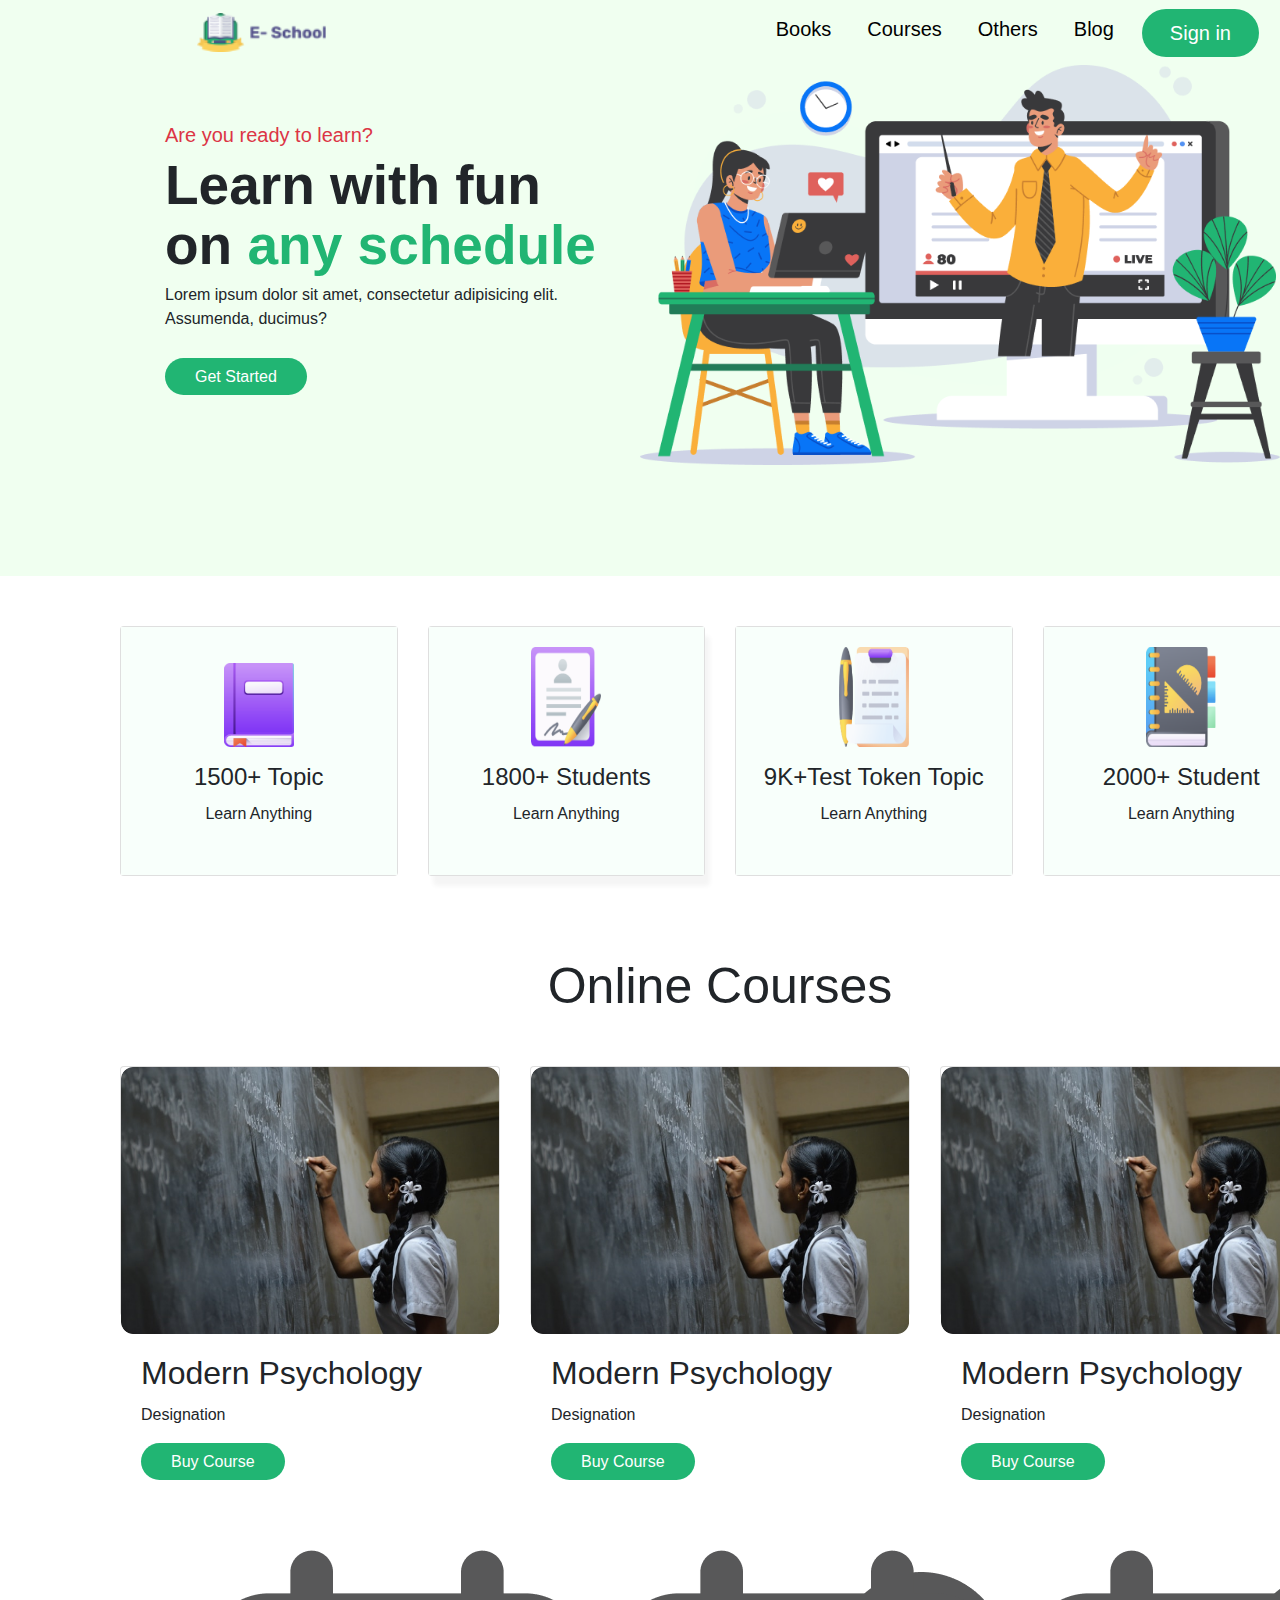
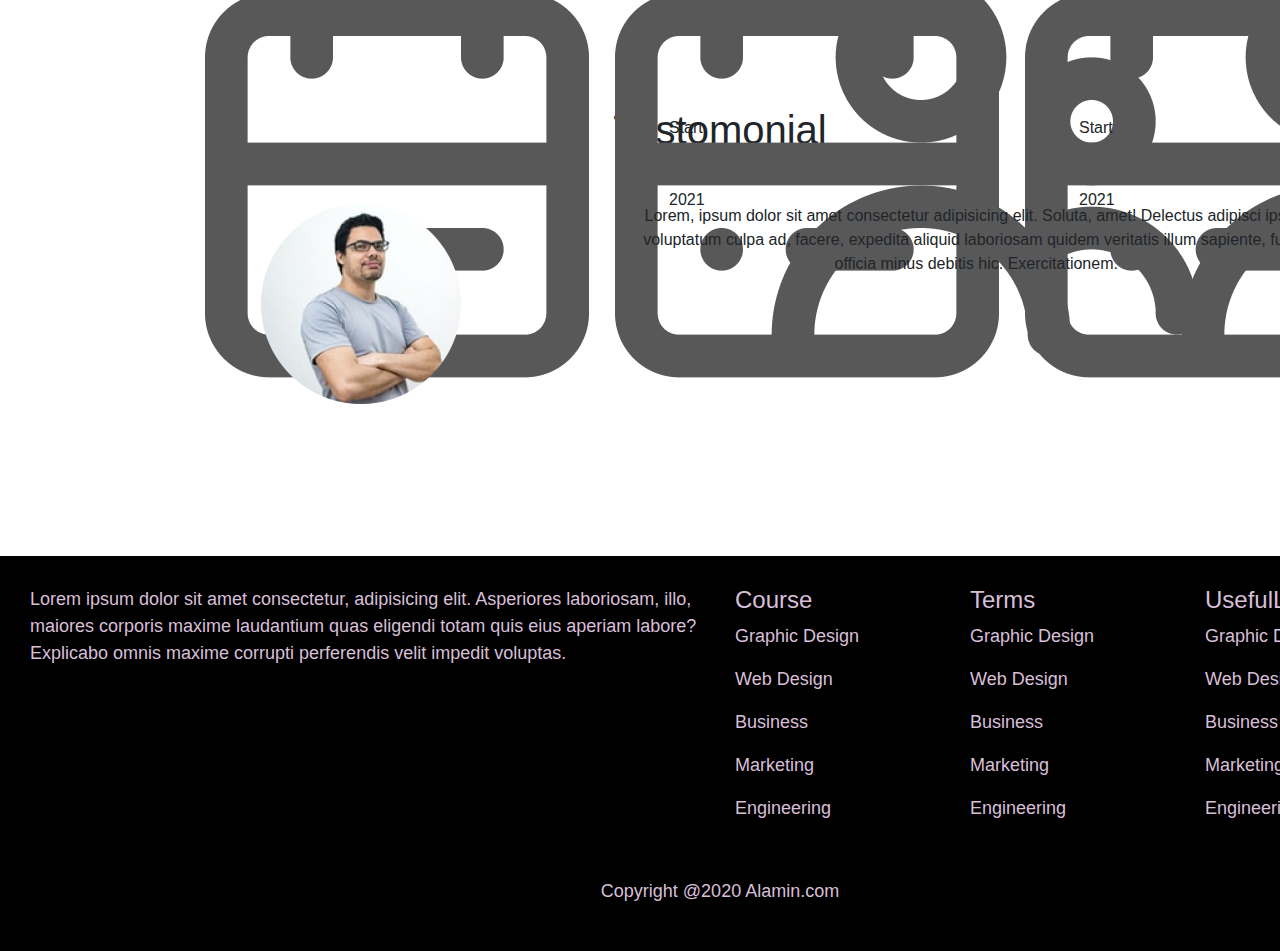
<file: index.html>
<!DOCTYPE html>
<html lang="en">
<head>
    <meta charset="UTF-8">
    <meta name="viewport" content="width=device-width, initial-scale=1.0">
    <title>Alamin online School</title>    
    <link rel="shortcut icon" href="ICON/Logo.png" type="image/x-icon">
    <link rel="stylesheet" href="https://stackpath.bootstrapcdn.com/bootstrap/4.4.1/css/bootstrap.min.css" integrity="sha384-Vkoo8x4CGsO3+Hhxv8T/Q5PaXtkKtu6ug5TOeNV6gBiFeWPGFN9MuhOf23Q9Ifjh" crossorigin="anonymous">
    <link rel="stylesheet" href="style.css">

</head>
<body>
    <article class="all">
        <section class="first-part">
            <div class="container nav-part">
                <div>    
                    <nav class="navbar navbar-expand-lg mt-6 ml-3">
                        <a href="#" class="navbar-brand"><img src="ICON/Logo.png" alt=""></a>
                        <button class="navbar-toggler" type="button" data-toggle="collapse" data-target="#navbarNav" aria-controls="navbarNav" aria-expanded="false" aria-label="Toggle navigation">
                            <span class="navbar-toggler-icon"></span>
                        </button>
                        <div class="collapse navbar-collapse" id="navbarNav">
                            <ul class="navbar-nav ml-auto">
                                <li class="nav-item"><a href="#" class="nav-link">Books</a></li>
                                <li class="nav-item"><a href="#" class="nav-link">Courses</a></li>
                                <li class="nav-item"><a href="#" class="nav-link">Others</a></li>
                                <li class="nav-item"><a href="#" class="nav-link">Blog</a></li>
                                <li class="nav-item"><a href="#" class="nav-link signin-button">Sign in</a></li>
                            </ul>
                        </div>
                    </nav>
                </div>
            </div>
            <div class="container">
                <div class="row align-items-center">
                    <div class="col-sm-5">
                        <h5 class="text-danger">Are you ready to learn?</h5>
                        <h1 class="learn-highlight">Learn with fun on <span class="schedule-text">any schedule</span></h1>
                        <p>Lorem ipsum dolor sit amet, consectetur adipisicing elit. Assumenda, ducimus?</p>
                        <a href="#" class="get-button">Get Started</a>

                    </div>
                    <div class="col-sm-7 photo-carousel">
                        <img src="Photos/Illustration.png" alt="">

                    </div>
                </div>

            </div>
        </section>

        <!-- 2nd part -study material-->

        <section class="study_material m-auto">
            <div class="card-deck">
                    <div class="card text-center">
                            <div class="card-body material-img">
                                <img src="ICON/book.png" class="card-img-top pt-3" alt="">
                                <h4 class="card-title pt-3">1500+ Topic</h4>
                                <h6 class="card-text">Learn Anything</h6>
                            </div>
                        </div>
                                    
                        <div class="card text-center" id="special">
                            
                            <div class="card-body material-img">
                                <img src="ICON/Student.png" class="card-img-top" alt="">
                                <h4 class="card-title pt-3">1800+ Students</h4>
                                <h6 class="card-text">Learn Anything</h6>
                            </div>
                        </div>
                                    
                        <div class="card text-center">
                            
                            <div class="card-body material-img">
                                <img src="ICON/Test.png" class="card-img-top" alt="">
                                <h4 class="card-title pt-3">9K+Test Token Topic</h4>
                                <h6 class="card-text">Learn Anything</h6>
                            </div>
                        </div>
                                    
                        <div class="card text-center">
                            
                            <div class="card-body material-img">
                                <img src="ICON/Students.png" class="card-img-top" alt="">
                                <h4 class="card-title pt-3">2000+ Student</h4>
                                <h6 class="card-text">Learn Anything</h6>
                            </div>
                        </div>
                    </div>
                </div>
            </div>    
        </section>

        <!-- Online Courses-->

        <section class="study-online-course" id="part-3">
            <h1 class="text-center text-bold">Online Courses</h1>
            <div class="card-deck ">
                <div class="card">
                        <img src="Photos/Morder pyschology.png" class="card-img-top" alt="">
                        <div class="card-body">
                            <h2 class="card-title">Modern Psychology</h2>
                            <h6 class="card-text">Designation</h6>
                            <a href="#" class="get-button">Buy Course</a>
                        
                        <div class="d-flex mt-3">
                            <div class="d-flex justify-content-between align-items-center"> 
                                <img src="ICON/calendar.png" alt="">
                                <p class="pl-3 pt-3">Start 20 April, 2021</p>
                                </div>
                                <div class="d-flex justify-content-between align-items-center ml-4">
                                    <img src="ICON/people.png" alt="">
                                    <p class="pt-3 pl-3">60 seats</p>
                                </div>
                        </div>
                    </div>
                    </div>
                    <div class="card">
                        <img src="Photos/Morder pyschology.png" class="card-img-top" alt="">
                        <div class="card-body">
                        <h2 class="card-title">Modern Psychology</h2>
                        <h6 class="card-text">Designation</h6>
                        <a href="#" class="get-button">Buy Course</a>
                    
                    <div class="d-flex mt-3">
                        <div class="d-flex justify-content-between align-items-center"> 
                            <img src="ICON/calendar.png" alt="">
                            <p class="pl-3 pt-3">Start 20 April, 2021</p>
                            </div>
                            <div class="d-flex justify-content-between align-items-center ml-4">
                                <img src="ICON/people.png" alt="">
                                <p class="pt-3 pl-3">60 seats</p>
                            </div>
                    </div>
                    </div>
                    </div>
                    <div class="card">
                        <img src="Photos/Morder pyschology.png" class="card-img-top" alt="">
                        <div class="card-body">
                        <h2 class="card-title">Modern Psychology</h2>
                        <h6 class="card-text">Designation</h6>
                        <a href="#" class="get-button">Buy Course</a>
                    
                    <div class="d-flex mt-3">
                        <div class="d-flex justify-content-between align-items-center"> 
                            <img src="ICON/calendar.png" alt="">
                            <p class="pl-3 pt-3">Start 20 April, 2021</p>
                            </div>
                            <div class="d-flex justify-content-between align-items-center ml-4">
                                <img src="ICON/people.png" alt="">
                                <p class="pt-3 pl-3">60 seats</p>
                            </div>
                    </div>
                    </div>
                    </div>

            </div>

        </section>

        <!--Testomonial-->
        <section>
        <div class="testominal">
            <h1 class="text-center">Testomonial</h1>

            <div class="row text-center">
                <div class="col-sm-5">
                    <img src="Photos/Man.png" alt="">
                </div>
                <div class="col-sm-7">
                    <p>Lorem, ipsum dolor sit amet consectetur adipisicing elit. Soluta, amet! Delectus adipisci ipsam voluptatum culpa ad, facere, expedita aliquid laboriosam quidem veritatis illum sapiente, fugiat officia minus debitis hic. Exercitationem.</p>
                </div>

            </div>
        </div>
    </section>


        <!--footer-->
        <footer>
            <div class="row d-flex mb-3">
                <div class="col-sm-6">
                    <p>Lorem ipsum dolor sit amet consectetur, adipisicing elit. Asperiores laboriosam, illo, maiores corporis maxime laudantium quas eligendi totam quis eius aperiam labore? Explicabo omnis maxime corrupti perferendis velit impedit voluptas.</p>

                </div>
                <div class="col-sm-2">
                    <h4>Course</h4>
                    <p>Graphic Design</p>
                    <p>Web Design</p>
                    <p>Business</p>
                    <p>Marketing</p>
                    <p>Engineering<p>

                </div>
                <div class="col-sm-2">
                    <h4>Terms</h4>
                    <p>Graphic Design</p>
                    <p>Web Design</p>
                    <p>Business</p>
                    <p>Marketing</p>
                    <p>Engineering<p>

                </div>
                <div class="col-sm-2">
                    <h4>UsefulLink</h4>
                        <p>Graphic Design</p>
                        <p>Web Design</p>
                        <p>Business</p>
                        <p>Marketing</p>
                        <p>Engineering<p>
                    </ul>

                </div>


            </div>
            <p class="text-center pt-4">Copyright @2020 Alamin.com</p>
        </footer>

    </article>


    <script src="https://code.jquery.com/jquery-3.4.1.slim.min.js" integrity="sha384-J6qa4849blE2+poT4WnyKhv5vZF5SrPo0iEjwBvKU7imGFAV0wwj1yYfoRSJoZ+n" crossorigin="anonymous"></script>
    <script src="https://cdn.jsdelivr.net/npm/popper.js@1.16.0/dist/umd/popper.min.js" integrity="sha384-Q6E9RHvbIyZFJoft+2mJbHaEWldlvI9IOYy5n3zV9zzTtmI3UksdQRVvoxMfooAo" crossorigin="anonymous"></script>
    <script src="https://stackpath.bootstrapcdn.com/bootstrap/4.4.1/js/bootstrap.min.js" integrity="sha384-wfSDF2E50Y2D1uUdj0O3uMBJnjuUD4Ih7YwaYd1iqfktj0Uod8GCExl3Og8ifwB6" crossorigin="anonymous"></script>
</body>
</html>
</file>
<file: style.css>
body{
    font-size: 16px;
    margin: auto;
    margin: 0;;
}
.all{
    width: 1440px;
    margin: auto;
}
section{
    margin-bottom: 50px !important;
    margin: auto;
    
}
.first-part{
    background-color: #F0FFF0;
    height: 576px;
    
    
}
.part-2{
    margin-bottom: 50px;
}
#part-3 h1{
    margin-bottom: 50px;
    font-size: 50px;

}
nav ul li a{
    font-size: 20px;
    color:#000000;
    font-weight: 400;
    font-style: normal;
    line-height: 24px;
    position: static;
    left: 5px;
    top:5px;
}
nav ul li{
    padding-left: 20px;
}
.signin-button{
    border-radius: 30px;
    padding: 12px 28px !important;
    background-color: #21B573;
    color: white;
    font-style: normal;
}

.learn-highlight{
    font-size: 55px;
    line-height: 60px;
    font-weight: bold;
}
.schedule-text{
    color:#21B573;
}

.get-button{
    border-radius: 30px;
    padding-left: 30px;
    padding-right: 30px;
    padding-top: 10px;
    padding-bottom: 10px;
    background-color: #21B573;
    color: white;
    font-style: normal;
    line-height: 60px;
}

.photo-carousel img{
    width: 640px;
}

.study_material{
    width: 1200px;
    margin-bottom: 80px !important;
    
}
.study-online-course{
    height: 700px;
    width: 1200px;
}
.material-img img{
    width: 70px;
    height: 100px;
}
.material-img{
    background-color: #F8FFFB;
    border: none;
}
#special{
    box-shadow: 5px 10px 5px whitesmoke;
}
.body-card1{
    height: 800px;
}
.card{
    height: 250px;
}

.testominal{
    width: 1200px;
    margin: auto;
    margin-top: 20px !important;
    height: 400px !important;
}
.testominal h1{
    margin-bottom: 50px;
}
footer{
    width: 1440px;
    margin: auto;
    background-color: black;
    color: thistle;
    padding: 30px;
    font-size: 18px;

}
.col-background{
    border: 2px solid red;
}
</file>
